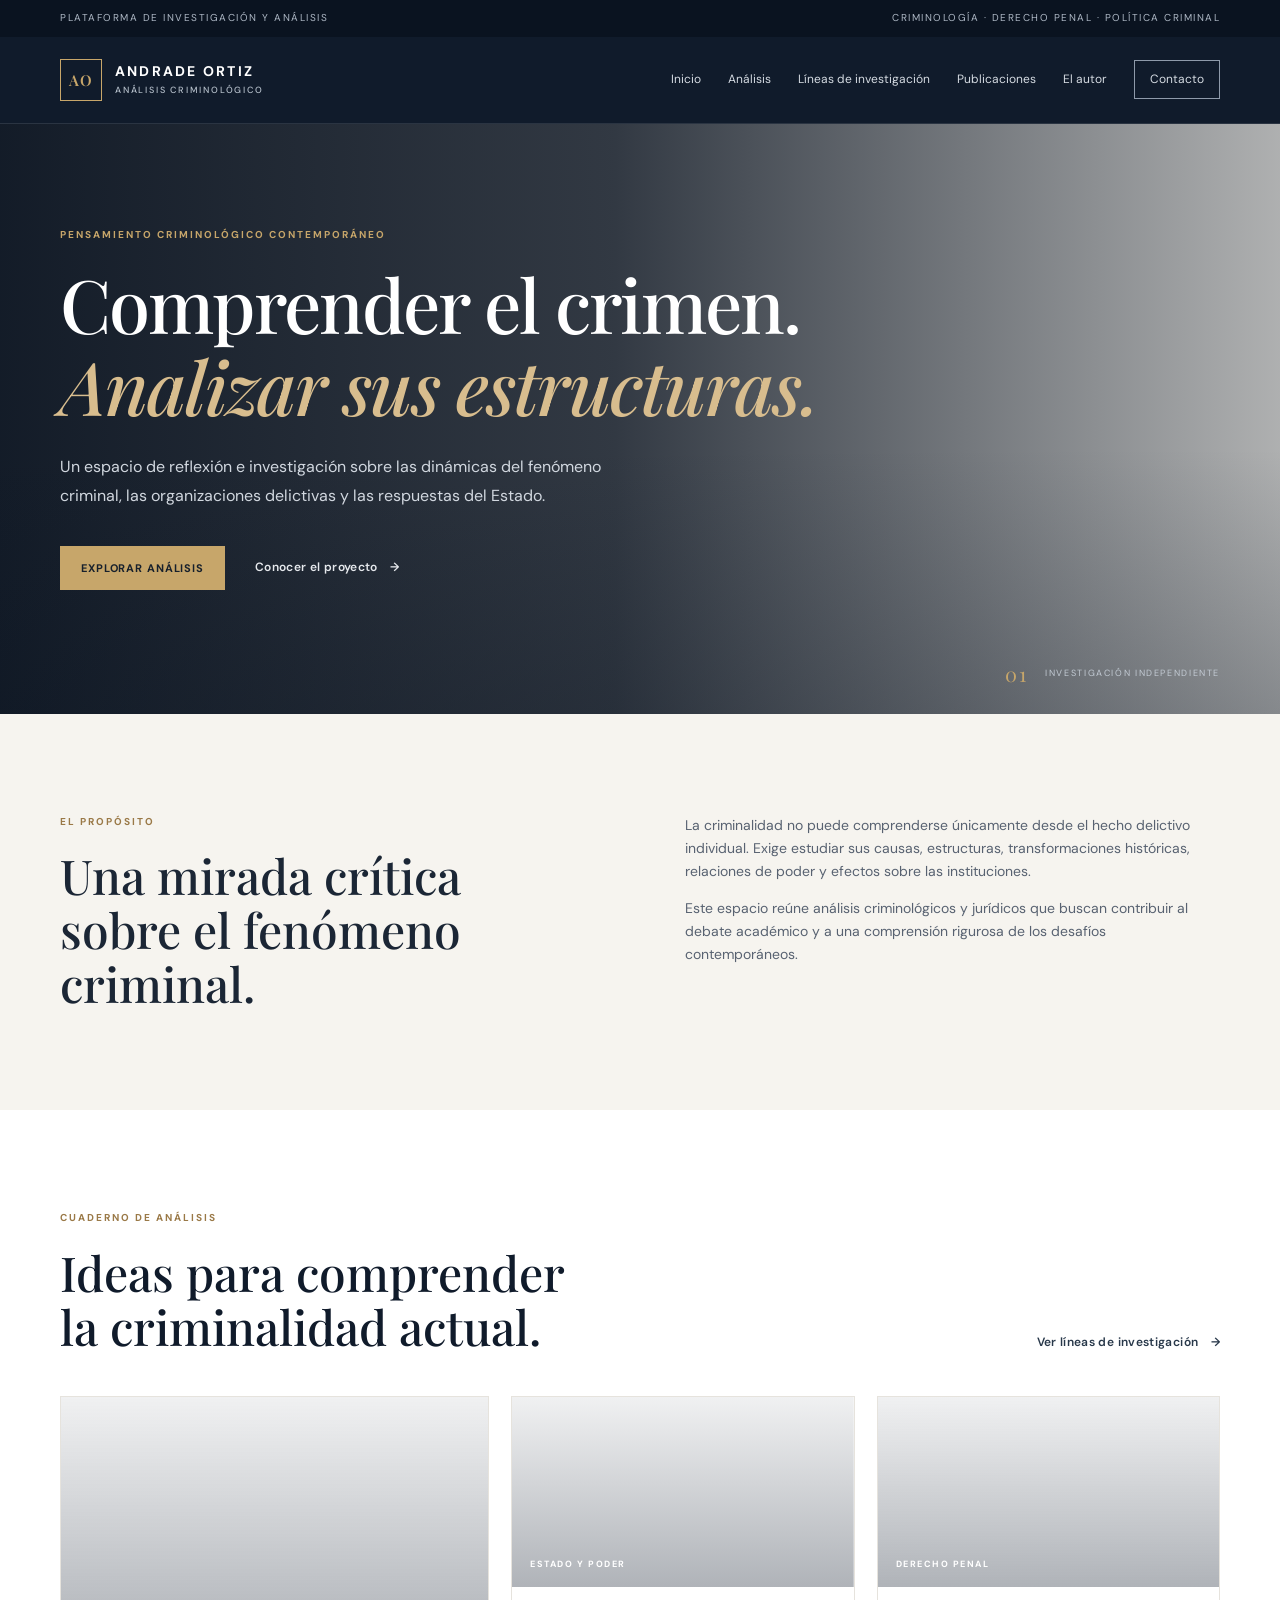
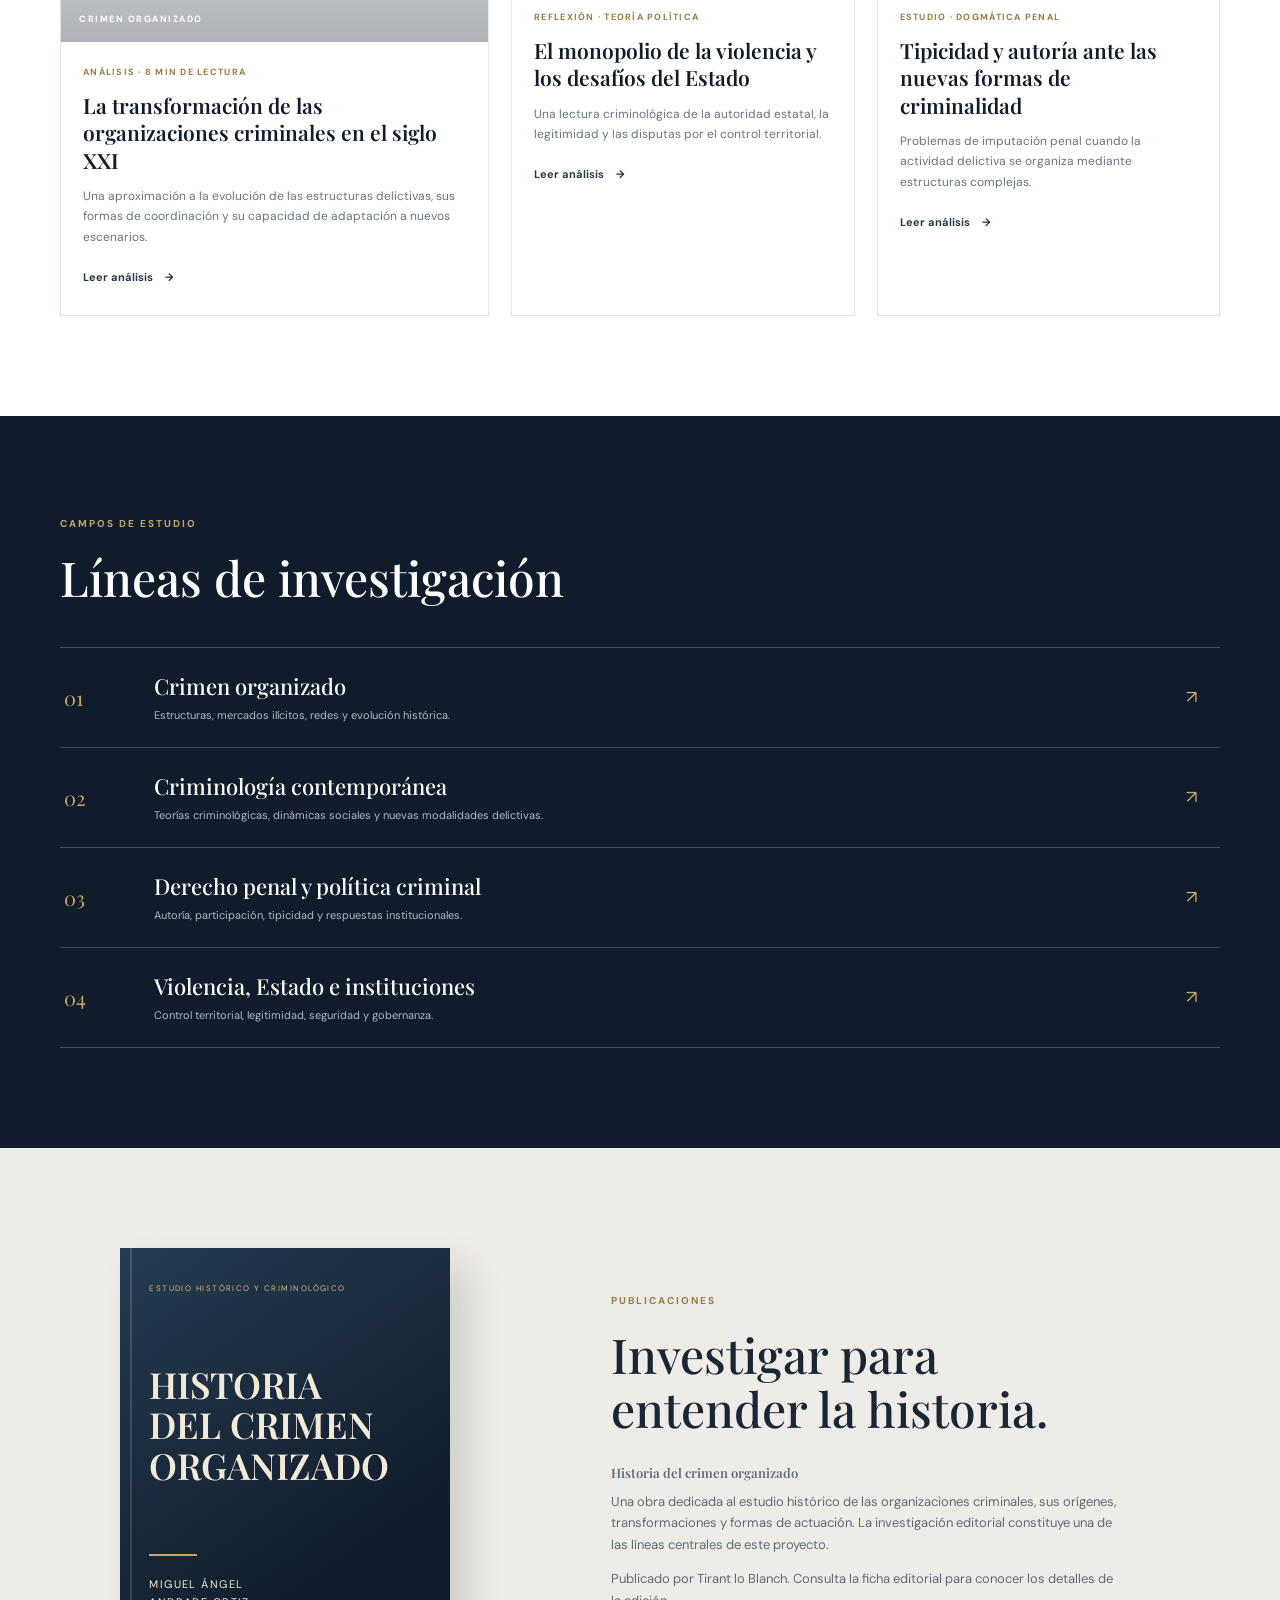
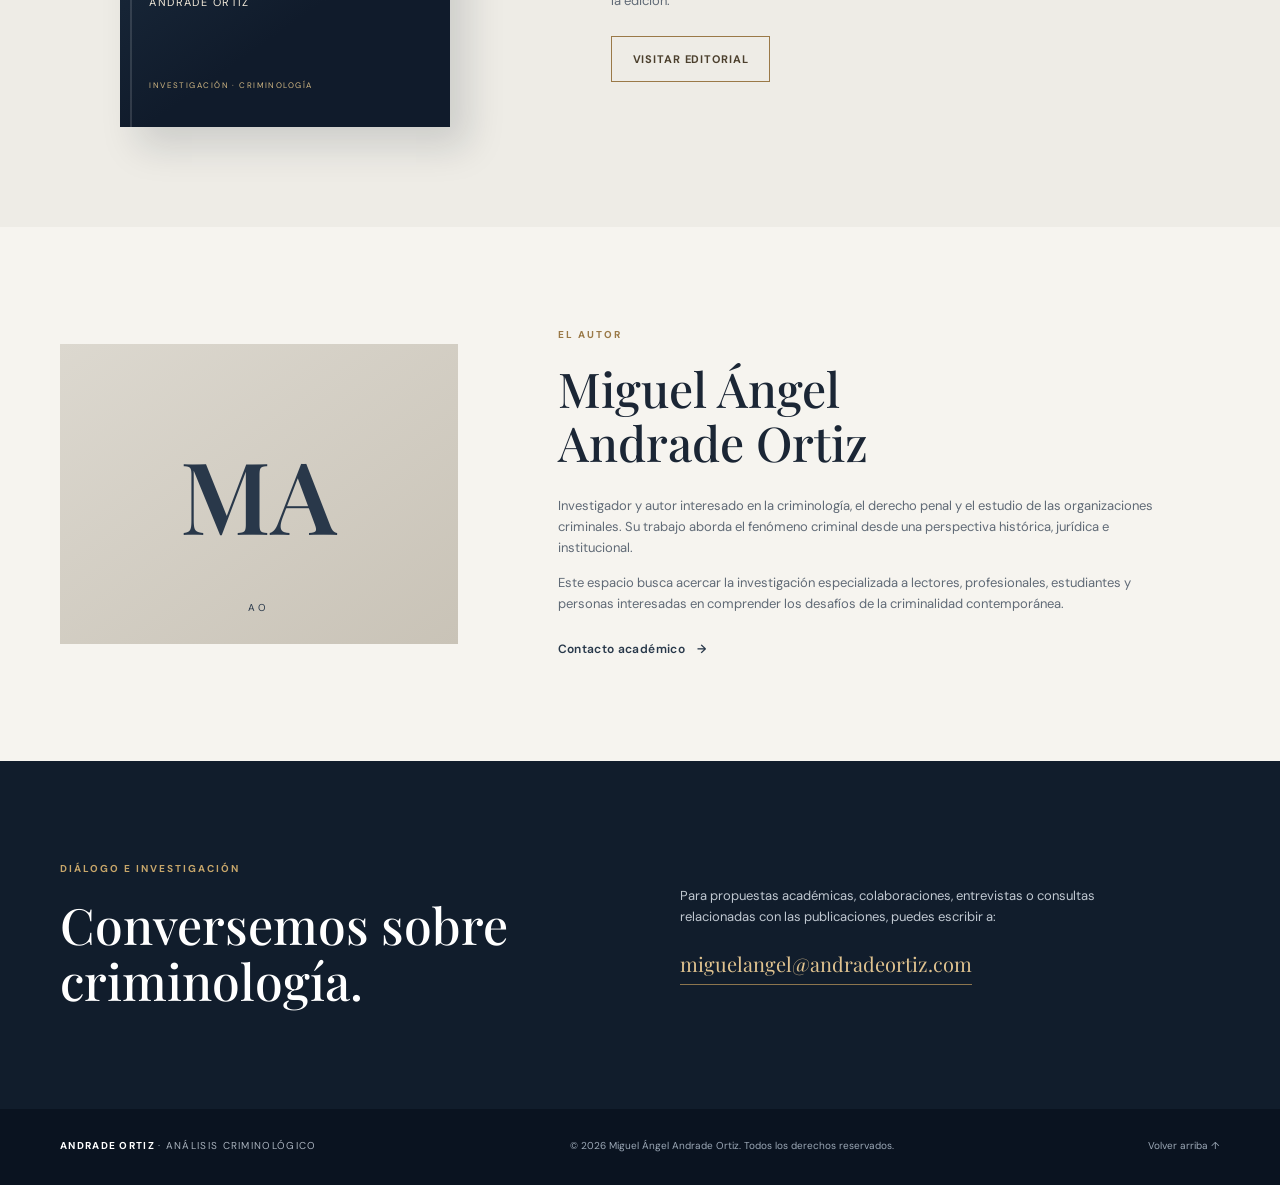
<file: index.html>
<!DOCTYPE html>
<html lang="es">
<head>
  <meta charset="UTF-8">
  <meta name="viewport" content="width=device-width, initial-scale=1.0">
  <meta name="description" content="Andrade Ortiz. Plataforma independiente de análisis criminológico, crimen organizado, política criminal y derecho penal.">
  <meta name="theme-color" content="#101b2b">
  <title>Andrade Ortiz | Análisis Criminológico</title>
  <link rel="preconnect" href="https://fonts.googleapis.com">
  <link rel="preconnect" href="https://fonts.gstatic.com" crossorigin>
  <link href="https://fonts.googleapis.com/css2?family=DM+Sans:wght@400;500;600;700&family=Playfair+Display:wght@500;600;700&display=swap" rel="stylesheet">
  <link rel="stylesheet" href="styles.css">
</head>
<body>
  <div class="topline"><div class="container top-inner"><span>PLATAFORMA DE INVESTIGACIÓN Y ANÁLISIS</span><span>CRIMINOLOGÍA · DERECHO PENAL · POLÍTICA CRIMINAL</span></div></div>
  <header class="site-header">
    <div class="container nav-wrap">
      <a class="brand" href="#inicio" aria-label="Andrade Ortiz, inicio">
        <span class="brand-mark">AO</span>
        <span class="brand-name">ANDRADE ORTIZ<small>ANÁLISIS CRIMINOLÓGICO</small></span>
      </a>
      <button class="menu-toggle" aria-label="Abrir menú" aria-expanded="false">☰</button>
      <nav class="main-nav" aria-label="Navegación principal">
        <a href="#inicio">Inicio</a>
        <a href="#analisis">Análisis</a>
        <a href="#lineas">Líneas de investigación</a>
        <a href="#publicaciones">Publicaciones</a>
        <a href="#autor">El autor</a>
        <a class="nav-contact" href="#contacto">Contacto</a>
      </nav>
    </div>
  </header>

  <main>
    <section class="hero" id="inicio">
      <div class="hero-shade"></div>
      <div class="container hero-content">
        <p class="eyebrow light">PENSAMIENTO CRIMINOLÓGICO CONTEMPORÁNEO</p>
        <h1>Comprender el crimen.<br><em>Analizar sus estructuras.</em></h1>
        <p class="hero-lead">Un espacio de reflexión e investigación sobre las dinámicas del fenómeno criminal, las organizaciones delictivas y las respuestas del Estado.</p>
        <div class="hero-actions">
          <a class="button button-gold" href="#analisis">Explorar análisis</a>
          <a class="text-link light-link" href="#autor">Conocer el proyecto <span>→</span></a>
        </div>
      </div>
      <div class="hero-index"><span>01</span><span>INVESTIGACIÓN INDEPENDIENTE</span></div>
    </section>

    <section class="intro-section section-pad">
      <div class="container intro-grid">
        <div>
          <p class="eyebrow">EL PROPÓSITO</p>
          <h2>Una mirada crítica<br>sobre el fenómeno criminal.</h2>
        </div>
        <div class="intro-copy">
          <p>La criminalidad no puede comprenderse únicamente desde el hecho delictivo individual. Exige estudiar sus causas, estructuras, transformaciones históricas, relaciones de poder y efectos sobre las instituciones.</p>
          <p>Este espacio reúne análisis criminológicos y jurídicos que buscan contribuir al debate académico y a una comprensión rigurosa de los desafíos contemporáneos.</p>
        </div>
      </div>
    </section>

    <section class="featured-section section-pad" id="analisis">
      <div class="container">
        <div class="section-heading">
          <div><p class="eyebrow">CUADERNO DE ANÁLISIS</p><h2>Ideas para comprender<br>la criminalidad actual.</h2></div>
          <a class="text-link dark-link" href="#lineas">Ver líneas de investigación <span>→</span></a>
        </div>
        <div class="feature-grid">
          <article class="feature-card feature-main">
            <div class="feature-image image-organized"><span class="image-label">CRIMEN ORGANIZADO</span></div>
            <div class="feature-body">
              <p class="article-meta">ANÁLISIS · 8 MIN DE LECTURA</p>
              <h3>La transformación de las organizaciones criminales en el siglo XXI</h3>
              <p>Una aproximación a la evolución de las estructuras delictivas, sus formas de coordinación y su capacidad de adaptación a nuevos escenarios.</p>
              <a href="articulo-organizaciones-criminales.html" class="read-link">Leer análisis <span>→</span></a>
            </div>
          </article>
          <article class="feature-card">
            <div class="feature-image image-state"><span class="image-label">ESTADO Y PODER</span></div>
            <div class="feature-body">
              <p class="article-meta">REFLEXIÓN · TEORÍA POLÍTICA</p>
              <h3>El monopolio de la violencia y los desafíos del Estado</h3>
              <p>Una lectura criminológica de la autoridad estatal, la legitimidad y las disputas por el control territorial.</p>
              <a href="articulo-monopolio-violencia.html" class="read-link">Leer análisis <span>→</span></a>
            </div>
          </article>
          <article class="feature-card">
            <div class="feature-image image-law"><span class="image-label">DERECHO PENAL</span></div>
            <div class="feature-body">
              <p class="article-meta">ESTUDIO · DOGMÁTICA PENAL</p>
              <h3>Tipicidad y autoría ante las nuevas formas de criminalidad</h3>
              <p>Problemas de imputación penal cuando la actividad delictiva se organiza mediante estructuras complejas.</p>
              <a href="articulo-tipicidad-autoria.html" class="read-link">Leer análisis <span>→</span></a>
            </div>
          </article>
        </div>
      </div>
    </section>

    <section class="research-section section-pad" id="lineas">
      <div class="container">
        <p class="eyebrow light">CAMPOS DE ESTUDIO</p>
        <h2 class="light-heading">Líneas de investigación</h2>
        <div class="research-list">
          <a class="research-item" href="#contacto"><span class="research-number">01</span><span><strong>Crimen organizado</strong><small>Estructuras, mercados ilícitos, redes y evolución histórica.</small></span><b>↗</b></a>
          <a class="research-item" href="#contacto"><span class="research-number">02</span><span><strong>Criminología contemporánea</strong><small>Teorías criminológicas, dinámicas sociales y nuevas modalidades delictivas.</small></span><b>↗</b></a>
          <a class="research-item" href="#contacto"><span class="research-number">03</span><span><strong>Derecho penal y política criminal</strong><small>Autoría, participación, tipicidad y respuestas institucionales.</small></span><b>↗</b></a>
          <a class="research-item" href="#contacto"><span class="research-number">04</span><span><strong>Violencia, Estado e instituciones</strong><small>Control territorial, legitimidad, seguridad y gobernanza.</small></span><b>↗</b></a>
        </div>
      </div>
    </section>

    <section class="publication-section section-pad" id="publicaciones">
      <div class="container publication-grid">
        <div class="book-cover" aria-label="Cubierta editorial conceptual del libro Historia del crimen organizado">
          <div class="book-top">ESTUDIO HISTÓRICO Y CRIMINOLÓGICO</div>
          <div class="book-title">HISTORIA<br>DEL CRIMEN<br>ORGANIZADO</div>
          <div class="book-rule"></div>
          <div class="book-author">MIGUEL ÁNGEL<br>ANDRADE ORTIZ</div>
          <div class="book-bottom">INVESTIGACIÓN · CRIMINOLOGÍA</div>
        </div>
        <div class="publication-copy">
          <p class="eyebrow">PUBLICACIONES</p>
          <h2>Investigar para<br>entender la historia.</h2>
          <p class="publication-name">Historia del crimen organizado</p>
          <p>Una obra dedicada al estudio histórico de las organizaciones criminales, sus orígenes, transformaciones y formas de actuación. La investigación editorial constituye una de las líneas centrales de este proyecto.</p>
          <p class="small-note">Publicado por Tirant lo Blanch. Consulta la ficha editorial para conocer los detalles de la edición.</p>
          <a class="button button-outline" href="https://editorial.tirant.com/" target="_blank" rel="noopener">Visitar editorial</a>
        </div>
      </div>
    </section>

    <section class="author-section section-pad" id="autor">
      <div class="container author-grid">
        <div class="author-monogram">MA<span>AO</span></div>
        <div>
          <p class="eyebrow">EL AUTOR</p>
          <h2>Miguel Ángel<br>Andrade Ortiz</h2>
          <p>Investigador y autor interesado en la criminología, el derecho penal y el estudio de las organizaciones criminales. Su trabajo aborda el fenómeno criminal desde una perspectiva histórica, jurídica e institucional.</p>
          <p>Este espacio busca acercar la investigación especializada a lectores, profesionales, estudiantes y personas interesadas en comprender los desafíos de la criminalidad contemporánea.</p>
          <a class="text-link dark-link" href="#contacto">Contacto académico <span>→</span></a>
        </div>
      </div>
    </section>

    <section class="contact-section section-pad" id="contacto">
      <div class="container contact-grid">
        <div><p class="eyebrow light">DIÁLOGO E INVESTIGACIÓN</p><h2>Conversemos sobre<br>criminología.</h2></div>
        <div><p>Para propuestas académicas, colaboraciones, entrevistas o consultas relacionadas con las publicaciones, puedes escribir a:</p><a class="email-link" href="mailto:miguelangel@andradeortiz.com">miguelangel@andradeortiz.com</a></div>
      </div>
    </section>
  </main>

  <footer class="site-footer">
    <div class="container footer-inner">
      <a class="footer-brand" href="#inicio">ANDRADE ORTIZ <span>· ANÁLISIS CRIMINOLÓGICO</span></a>
      <span>© <span id="year"></span> Miguel Ángel Andrade Ortiz. Todos los derechos reservados.</span>
      <a href="#inicio">Volver arriba ↑</a>
    </div>
  </footer>
  <script src="script.js"></script>
</body>
</html>
</file>
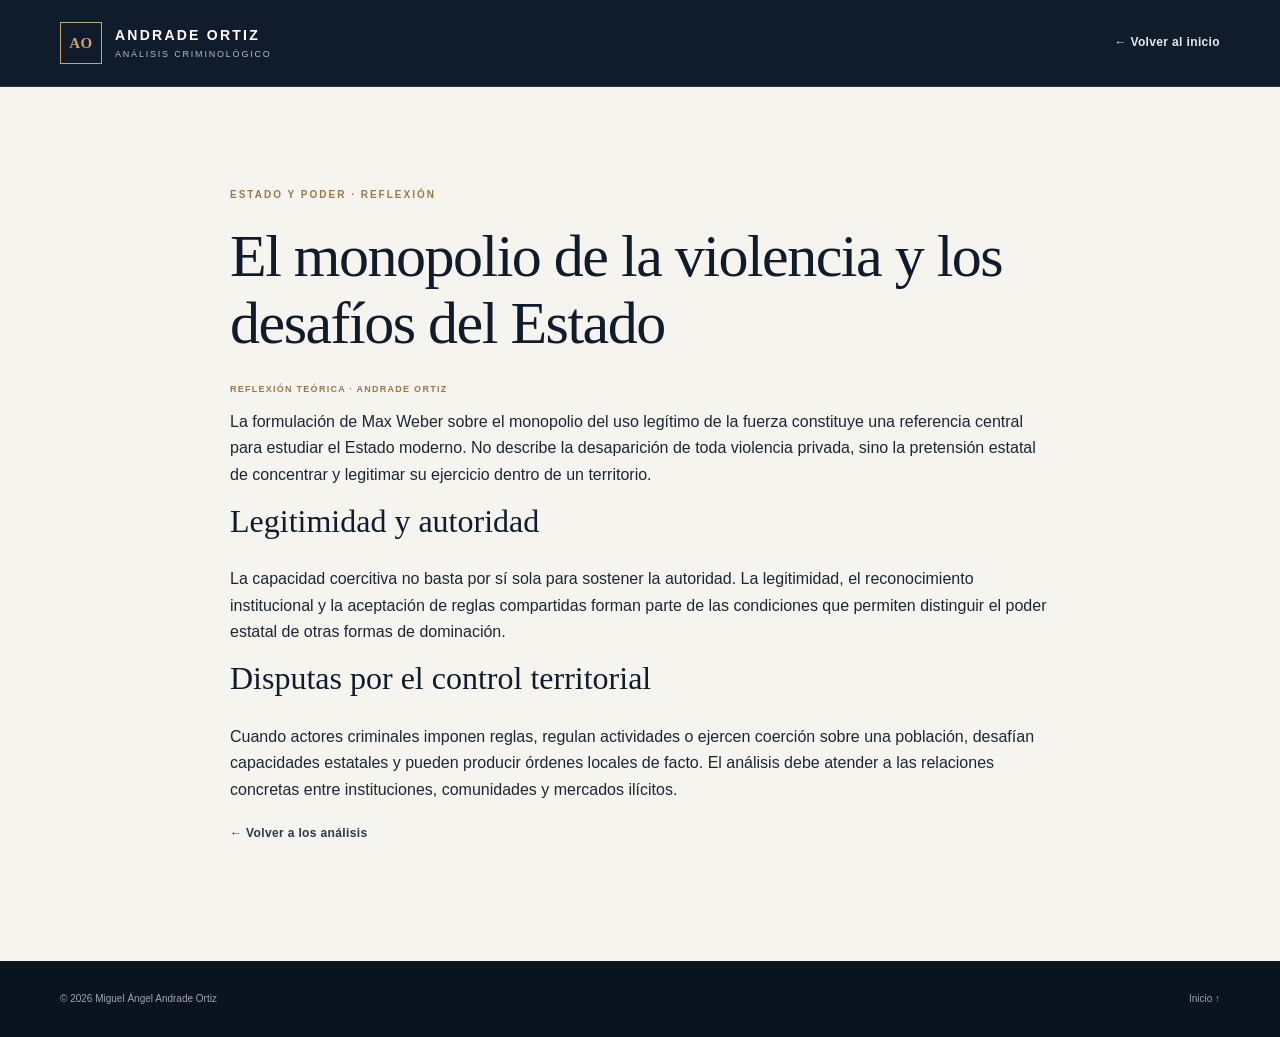
<file: articulo-monopolio-violencia.html>
<!DOCTYPE html><html lang="es"><head><meta charset="UTF-8"><meta name="viewport" content="width=device-width,initial-scale=1"><title>El monopolio de la violencia | Andrade Ortiz</title><link rel="stylesheet" href="styles.css"></head><body><header class="site-header"><div class="container nav-wrap"><a class="brand" href="index.html"><span class="brand-mark">AO</span><span class="brand-name">ANDRADE ORTIZ<small>ANÁLISIS CRIMINOLÓGICO</small></span></a><a class="text-link light-link" href="index.html">← Volver al inicio</a></div></header><main class="section-pad"><article class="container" style="max-width:820px"><p class="eyebrow">ESTADO Y PODER · REFLEXIÓN</p><h1 style="font-size:clamp(38px,6vw,60px);color:#101b2b">El monopolio de la violencia y los desafíos del Estado</h1><p class="article-meta">REFLEXIÓN TEÓRICA · ANDRADE ORTIZ</p><p>La formulación de Max Weber sobre el monopolio del uso legítimo de la fuerza constituye una referencia central para estudiar el Estado moderno. No describe la desaparición de toda violencia privada, sino la pretensión estatal de concentrar y legitimar su ejercicio dentro de un territorio.</p><h2 style="font-size:32px;color:#101b2b">Legitimidad y autoridad</h2><p>La capacidad coercitiva no basta por sí sola para sostener la autoridad. La legitimidad, el reconocimiento institucional y la aceptación de reglas compartidas forman parte de las condiciones que permiten distinguir el poder estatal de otras formas de dominación.</p><h2 style="font-size:32px;color:#101b2b">Disputas por el control territorial</h2><p>Cuando actores criminales imponen reglas, regulan actividades o ejercen coerción sobre una población, desafían capacidades estatales y pueden producir órdenes locales de facto. El análisis debe atender a las relaciones concretas entre instituciones, comunidades y mercados ilícitos.</p><p><a class="text-link dark-link" href="index.html#analisis">← Volver a los análisis</a></p></article></main><footer class="site-footer"><div class="container footer-inner"><span>© <span id="year"></span> Miguel Ángel Andrade Ortiz</span><a href="index.html">Inicio ↑</a></div></footer><script>document.getElementById('year').textContent=new Date().getFullYear()</script></body></html>
</file>
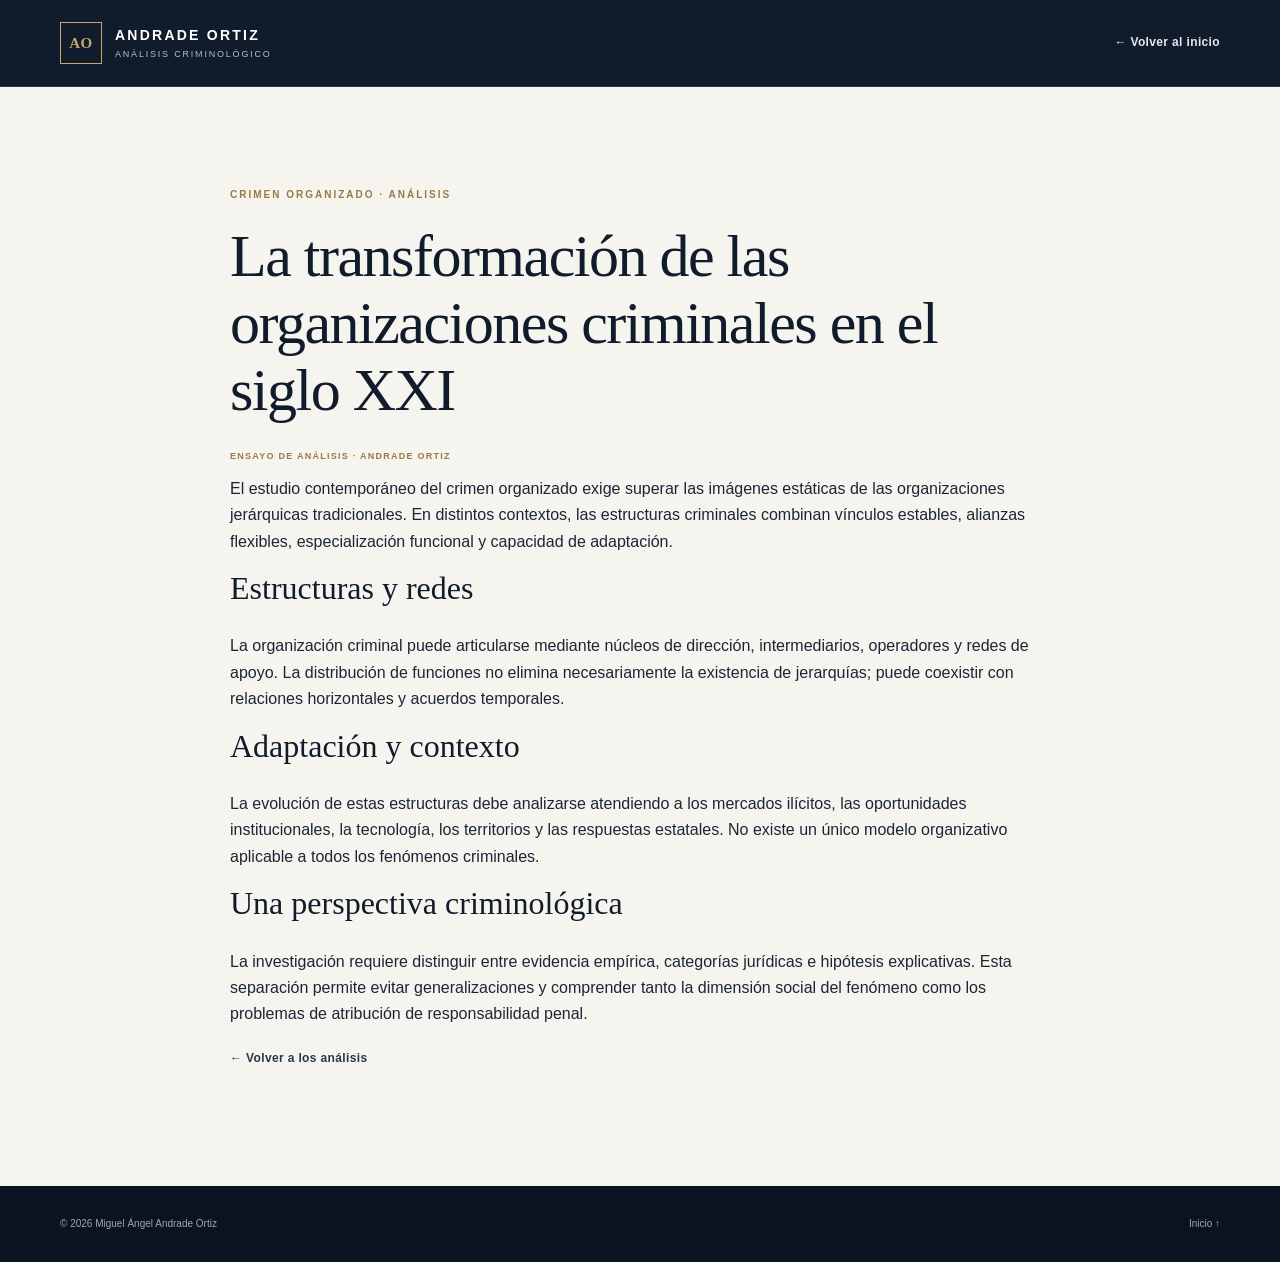
<file: articulo-organizaciones-criminales.html>
<!DOCTYPE html><html lang="es"><head><meta charset="UTF-8"><meta name="viewport" content="width=device-width,initial-scale=1"><title>La transformación de las organizaciones criminales | Andrade Ortiz</title><link rel="stylesheet" href="styles.css"></head><body><header class="site-header"><div class="container nav-wrap"><a class="brand" href="index.html"><span class="brand-mark">AO</span><span class="brand-name">ANDRADE ORTIZ<small>ANÁLISIS CRIMINOLÓGICO</small></span></a><a class="text-link light-link" href="index.html">← Volver al inicio</a></div></header><main class="section-pad"><article class="container" style="max-width:820px"><p class="eyebrow">CRIMEN ORGANIZADO · ANÁLISIS</p><h1 style="font-size:clamp(38px,6vw,60px);color:#101b2b">La transformación de las organizaciones criminales en el siglo XXI</h1><p class="article-meta">ENSAYO DE ANÁLISIS · ANDRADE ORTIZ</p><p>El estudio contemporáneo del crimen organizado exige superar las imágenes estáticas de las organizaciones jerárquicas tradicionales. En distintos contextos, las estructuras criminales combinan vínculos estables, alianzas flexibles, especialización funcional y capacidad de adaptación.</p><h2 style="font-size:32px;color:#101b2b">Estructuras y redes</h2><p>La organización criminal puede articularse mediante núcleos de dirección, intermediarios, operadores y redes de apoyo. La distribución de funciones no elimina necesariamente la existencia de jerarquías; puede coexistir con relaciones horizontales y acuerdos temporales.</p><h2 style="font-size:32px;color:#101b2b">Adaptación y contexto</h2><p>La evolución de estas estructuras debe analizarse atendiendo a los mercados ilícitos, las oportunidades institucionales, la tecnología, los territorios y las respuestas estatales. No existe un único modelo organizativo aplicable a todos los fenómenos criminales.</p><h2 style="font-size:32px;color:#101b2b">Una perspectiva criminológica</h2><p>La investigación requiere distinguir entre evidencia empírica, categorías jurídicas e hipótesis explicativas. Esta separación permite evitar generalizaciones y comprender tanto la dimensión social del fenómeno como los problemas de atribución de responsabilidad penal.</p><p><a class="text-link dark-link" href="index.html#analisis">← Volver a los análisis</a></p></article></main><footer class="site-footer"><div class="container footer-inner"><span>© <span id="year"></span> Miguel Ángel Andrade Ortiz</span><a href="index.html">Inicio ↑</a></div></footer><script>document.getElementById('year').textContent=new Date().getFullYear()</script></body></html>
</file>
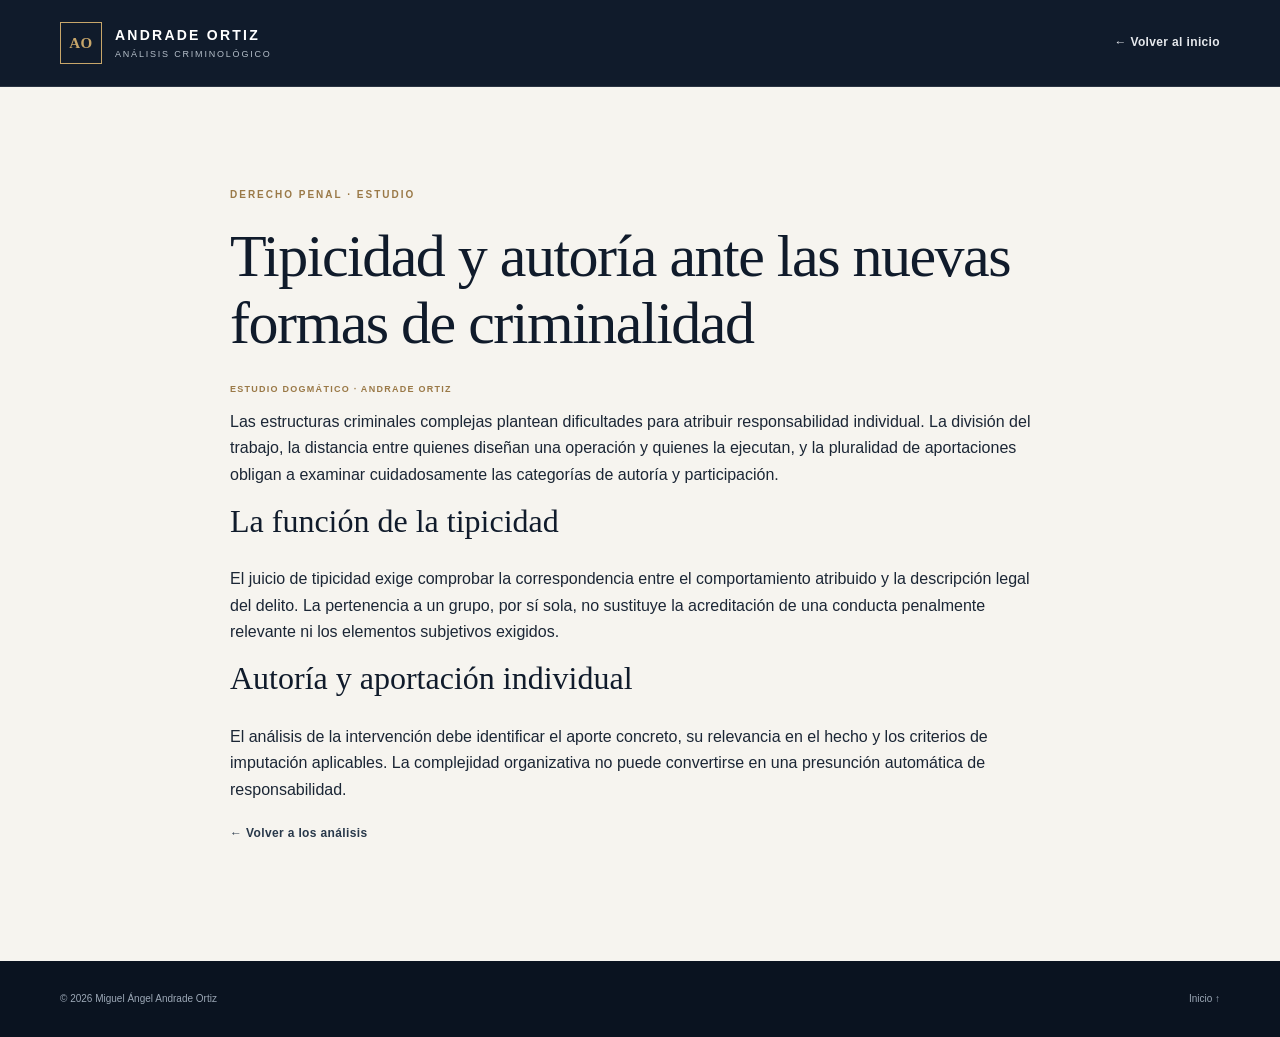
<file: articulo-tipicidad-autoria.html>
<!DOCTYPE html><html lang="es"><head><meta charset="UTF-8"><meta name="viewport" content="width=device-width,initial-scale=1"><title>Tipicidad y autoría | Andrade Ortiz</title><link rel="stylesheet" href="styles.css"></head><body><header class="site-header"><div class="container nav-wrap"><a class="brand" href="index.html"><span class="brand-mark">AO</span><span class="brand-name">ANDRADE ORTIZ<small>ANÁLISIS CRIMINOLÓGICO</small></span></a><a class="text-link light-link" href="index.html">← Volver al inicio</a></div></header><main class="section-pad"><article class="container" style="max-width:820px"><p class="eyebrow">DERECHO PENAL · ESTUDIO</p><h1 style="font-size:clamp(38px,6vw,60px);color:#101b2b">Tipicidad y autoría ante las nuevas formas de criminalidad</h1><p class="article-meta">ESTUDIO DOGMÁTICO · ANDRADE ORTIZ</p><p>Las estructuras criminales complejas plantean dificultades para atribuir responsabilidad individual. La división del trabajo, la distancia entre quienes diseñan una operación y quienes la ejecutan, y la pluralidad de aportaciones obligan a examinar cuidadosamente las categorías de autoría y participación.</p><h2 style="font-size:32px;color:#101b2b">La función de la tipicidad</h2><p>El juicio de tipicidad exige comprobar la correspondencia entre el comportamiento atribuido y la descripción legal del delito. La pertenencia a un grupo, por sí sola, no sustituye la acreditación de una conducta penalmente relevante ni los elementos subjetivos exigidos.</p><h2 style="font-size:32px;color:#101b2b">Autoría y aportación individual</h2><p>El análisis de la intervención debe identificar el aporte concreto, su relevancia en el hecho y los criterios de imputación aplicables. La complejidad organizativa no puede convertirse en una presunción automática de responsabilidad.</p><p><a class="text-link dark-link" href="index.html#analisis">← Volver a los análisis</a></p></article></main><footer class="site-footer"><div class="container footer-inner"><span>© <span id="year"></span> Miguel Ángel Andrade Ortiz</span><a href="index.html">Inicio ↑</a></div></footer><script>document.getElementById('year').textContent=new Date().getFullYear()</script></body></html>
</file>
<file: styles.css>
:root{--navy:#101b2b;--navy2:#17263a;--ink:#1b2635;--muted:#657080;--paper:#f6f4ef;--white:#fff;--gold:#c7a66a;--line:#dedbd3;--serif:"Playfair Display",Georgia,serif;--sans:"DM Sans",Arial,sans-serif}
*{box-sizing:border-box}html{scroll-behavior:smooth}body{margin:0;background:var(--paper);color:var(--ink);font-family:var(--sans);line-height:1.65}a{color:inherit;text-decoration:none}.container{width:min(1160px,calc(100% - 48px));margin:auto}.topline{background:#0a1320;color:#aeb8c5;font-size:10px;letter-spacing:.15em}.top-inner{display:flex;justify-content:space-between;padding:10px 0}.site-header{background:var(--navy);color:white;position:sticky;top:0;z-index:20;border-bottom:1px solid #ffffff1c}.nav-wrap{height:86px;display:flex;align-items:center;justify-content:space-between}.brand{display:flex;align-items:center;gap:13px}.brand-mark{width:42px;height:42px;border:1px solid var(--gold);display:grid;place-items:center;color:var(--gold);font:600 15px var(--serif);letter-spacing:.04em}.brand-name{font-size:14px;letter-spacing:.16em;font-weight:700;line-height:1.3}.brand-name small{display:block;font-size:9px;letter-spacing:.2em;color:#b5bfca;font-weight:500;margin-top:5px}.main-nav{display:flex;align-items:center;gap:27px;font-size:12px;color:#d5dbe2}.main-nav a{transition:color .2s}.main-nav a:hover{color:var(--gold)}.main-nav .nav-contact{border:1px solid #8e9aaa;padding:9px 15px}.menu-toggle{display:none;background:none;border:0;color:white;font-size:25px}
.hero{min-height:590px;position:relative;display:flex;align-items:center;color:white;background:linear-gradient(90deg,rgba(10,19,32,.96) 0%,rgba(10,19,32,.83) 48%,rgba(10,19,32,.3) 100%),url("https://images.unsplash.com/photo-1519608487953-e999c86e7455?auto=format&fit=crop&w=2000&q=85") center/cover}.hero-shade{position:absolute;inset:0;background:linear-gradient(0deg,rgba(10,19,32,.25),transparent 45%)}.hero-content{position:relative;padding:95px 0 115px}.eyebrow{font-size:10px;letter-spacing:.2em;font-weight:700;color:#9a7947;margin:0 0 19px}.eyebrow.light{color:var(--gold)}h1,h2,h3,p{margin-top:0}h1,h2{font-family:var(--serif);font-weight:500;line-height:1.12}h1{font-size:clamp(43px,6vw,74px);letter-spacing:-.025em;margin-bottom:25px}h1 em{color:#d8bd8e;font-weight:500}.hero-lead{max-width:590px;color:#d1d7df;font-size:16px;line-height:1.8}.hero-actions{display:flex;align-items:center;gap:30px;margin-top:35px}.button{display:inline-flex;align-items:center;justify-content:center;padding:13px 21px;font-size:11px;letter-spacing:.08em;font-weight:700;text-transform:uppercase;transition:.2s}.button-gold{background:var(--gold);color:#17202c}.button-gold:hover{background:#dfc28f}.text-link{font-size:12px;font-weight:600;letter-spacing:.03em}.text-link span,.read-link span{margin-left:9px}.light-link{color:#e6e9ed}.hero-index{position:absolute;bottom:27px;right:max(24px,calc((100% - 1160px)/2));display:flex;gap:18px;align-items:center;color:#c3cbd4;font-size:9px;letter-spacing:.18em}.hero-index span:first-child{color:var(--gold);font:20px var(--serif)}
.section-pad{padding:100px 0}.intro-section{background:var(--paper)}.intro-grid{display:grid;grid-template-columns:1fr 1fr;gap:90px;align-items:start}.intro-grid h2,.section-heading h2,.publication-copy h2,.author-grid h2,.contact-grid h2{font-size:clamp(34px,4vw,48px);margin:0}.intro-copy{max-width:560px;color:#586271;font-size:14px}.intro-copy p:last-child{margin-bottom:0}.featured-section{background:#fff}.section-heading{display:flex;justify-content:space-between;align-items:end;margin-bottom:43px}.section-heading h2{color:var(--navy)}.dark-link{color:#28384a}.feature-grid{display:grid;grid-template-columns:1.25fr 1fr 1fr;gap:22px}.feature-card{border:1px solid #e6e3dd;background:#fff}.feature-image{height:190px;position:relative;background-size:cover;background-position:center}.feature-main .feature-image{height:245px}.image-organized{background-image:linear-gradient(0deg,#101b2b55,#101b2b10),url("https://images.unsplash.com/photo-1519608487953-e999c86e7455?auto=format&fit=crop&w=1000&q=80")}.image-state{background-image:linear-gradient(0deg,#101b2b55,#101b2b10),url("https://images.unsplash.com/photo-1519608487953-e999c86e7455?auto=format&fit=crop&w=900&q=80")}.image-law{background-image:linear-gradient(0deg,#101b2b55,#101b2b10),url("https://images.unsplash.com/photo-1589829545856-d10d557cf95f?auto=format&fit=crop&w=900&q=80")}.image-label{position:absolute;bottom:15px;left:18px;color:#fff;font-size:9px;letter-spacing:.17em;font-weight:700}.feature-body{padding:23px 22px 25px}.article-meta{font-size:9px;letter-spacing:.14em;color:#9a7947;font-weight:700;margin-bottom:12px}.feature-body h3{font:600 21px/1.3 var(--serif);color:var(--navy);margin-bottom:12px}.feature-body p:not(.article-meta){font-size:12px;color:#697381;line-height:1.7}.read-link{display:inline-block;margin-top:9px;font-size:11px;font-weight:700;color:#26384c}.research-section{background:var(--navy);color:white}.light-heading{font-size:clamp(36px,4vw,48px);margin:0 0 42px}.research-list{border-top:1px solid #ffffff35}.research-item{display:grid;grid-template-columns:70px 1fr 30px;align-items:center;padding:23px 4px;border-bottom:1px solid #ffffff35;gap:20px;transition:padding .2s}.research-item:hover{padding-left:12px}.research-number{color:var(--gold);font:20px var(--serif)}.research-item strong{display:block;font:500 22px var(--serif)}.research-item small{display:block;color:#aeb9c6;font-size:11px;margin-top:5px}.research-item b{color:var(--gold);font-size:18px;font-weight:400}
.publication-section{background:#eeece6}.publication-grid{display:grid;grid-template-columns:.85fr 1.15fr;gap:100px;align-items:center}.book-cover{width:min(100%,330px);aspect-ratio: .69;background:linear-gradient(145deg,#263c50,#101b2b 70%);color:#f2e9d9;padding:34px 29px;display:flex;flex-direction:column;box-shadow:18px 20px 35px #101b2b25;position:relative;margin:auto}.book-cover:after{content:"";position:absolute;left:10px;top:0;bottom:0;width:2px;background:#ffffff22}.book-top,.book-bottom{font-size:8px;letter-spacing:.18em;color:#d1b783}.book-title{font:600 clamp(26px,3vw,36px)/1.13 var(--serif);margin:auto 0}.book-rule{width:48px;height:2px;background:var(--gold);margin-bottom:20px}.book-author{font-size:11px;letter-spacing:.13em;line-height:1.6}.book-bottom{margin-top:auto}.publication-copy{max-width:510px}.publication-name{font:600 21px var(--serif);margin:28px 0 10px;color:var(--navy)}.publication-copy p:not(.eyebrow){font-size:13px;color:#606a76}.publication-copy .small-note{font-size:11px;color:#858b92}.button-outline{border:1px solid #9a7947;color:#4c402e;margin-top:12px}.button-outline:hover{background:#9a7947;color:white}
.author-section{background:var(--paper)}.author-grid{display:grid;grid-template-columns:.75fr 1.25fr;gap:100px;align-items:center}.author-monogram{height:300px;width:100%;display:grid;place-items:center;background:linear-gradient(145deg,#dcd8cf,#c9c3b7);color:#29384a;font:600 100px var(--serif);position:relative}.author-monogram span{font:10px var(--sans);letter-spacing:.3em;position:absolute;bottom:30px}.author-grid h2{margin-bottom:25px}.author-grid p:not(.eyebrow){max-width:620px;color:#606a76;font-size:13px}.author-grid .text-link{display:inline-block;margin-top:12px}
.contact-section{background:#111d2c;color:white}.contact-grid{display:grid;grid-template-columns:1fr 1fr;gap:80px;align-items:center}.contact-grid h2{font-size:clamp(36px,4vw,50px)}.contact-grid p:not(.eyebrow){font-size:13px;color:#c0c8d1;max-width:470px}.email-link{display:inline-block;color:#dfc28f;font:20px var(--serif);border-bottom:1px solid #8c754e;padding-bottom:7px;margin-top:10px}.site-footer{background:#0a1320;color:#9ca8b6;font-size:10px}.footer-inner{min-height:76px;display:flex;align-items:center;justify-content:space-between;gap:20px}.footer-brand{color:white;font-weight:700;letter-spacing:.13em}.footer-brand span{color:#a9b2bd;font-weight:400}
@media(max-width:900px){.main-nav{gap:15px;font-size:11px}.publication-grid,.author-grid{gap:55px}.feature-grid{grid-template-columns:1fr 1fr}.feature-main{grid-column:span 2}.feature-main .feature-image{height:220px}}
@media(max-width:700px){.container{width:min(100% - 36px,560px)}.top-inner{justify-content:center}.top-inner span:last-child{display:none}.nav-wrap{height:72px}.menu-toggle{display:block}.main-nav{display:none;position:absolute;top:72px;left:0;right:0;background:#101b2b;padding:18px 24px 25px;flex-direction:column;align-items:stretch;gap:0;border-top:1px solid #ffffff22}.main-nav.open{display:flex}.main-nav a{padding:12px 0;border-bottom:1px solid #ffffff18}.main-nav .nav-contact{border:0;padding:12px 0}.hero{min-height:570px;background-position:60% center}.hero-content{padding:85px 0 100px}.hero-lead{font-size:14px}.hero-actions{align-items:flex-start;flex-direction:column;gap:18px}.section-pad{padding:72px 0}.intro-grid,.publication-grid,.author-grid,.contact-grid{grid-template-columns:1fr;gap:35px}.intro-grid{gap:22px}.section-heading{align-items:flex-start;flex-direction:column;gap:22px}.feature-grid{grid-template-columns:1fr}.feature-main{grid-column:auto}.feature-main .feature-image{height:200px}.feature-image{height:185px}.research-item{grid-template-columns:38px 1fr 20px;gap:12px}.research-item strong{font-size:19px}.research-item small{font-size:10px}.book-cover{width:250px}.author-monogram{height:210px}.contact-grid{gap:25px}.email-link{font-size:17px}.footer-inner{padding:20px 0;align-items:flex-start;flex-direction:column;gap:8px}.hero-index{right:18px}.publication-copy{max-width:none}}
</file>
